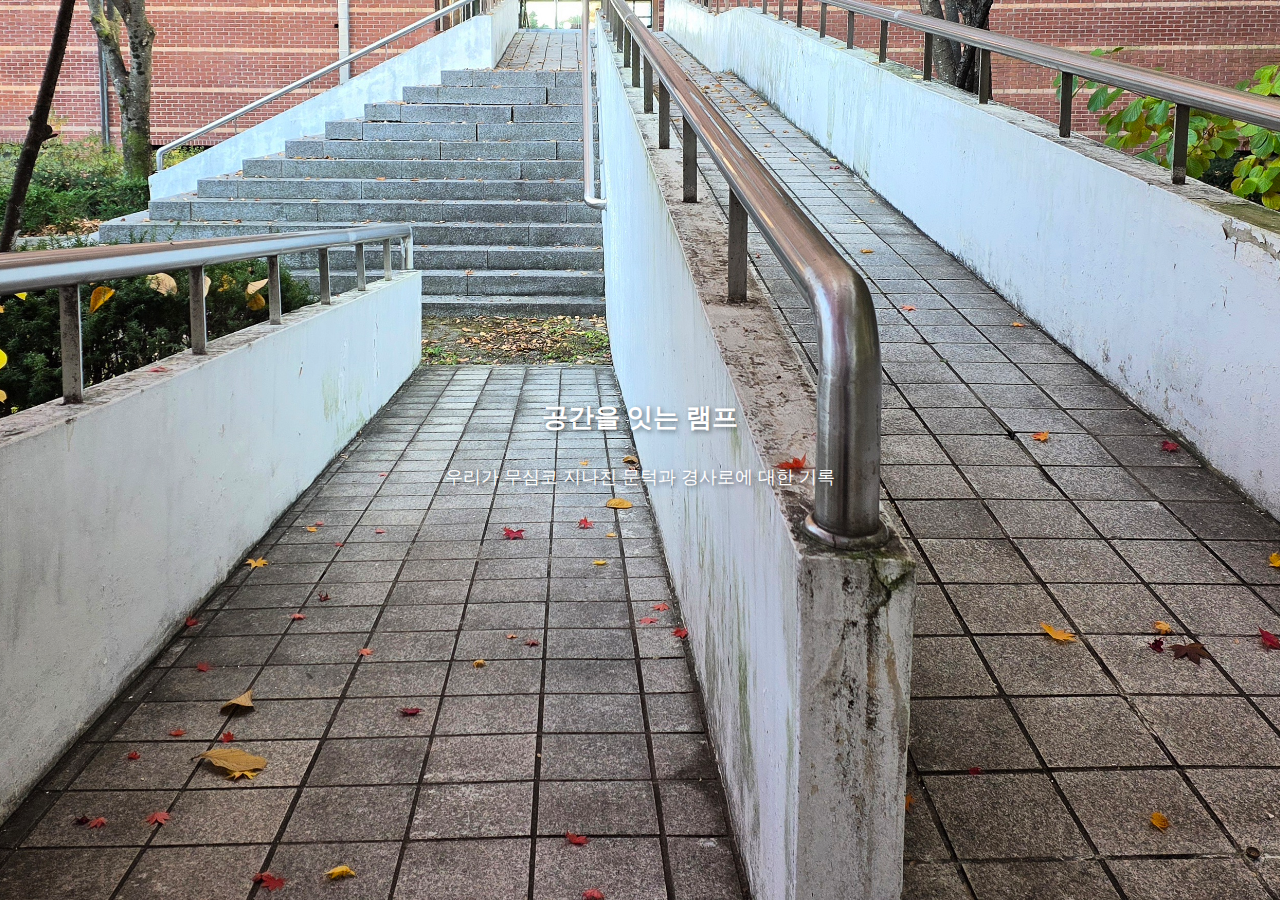
<file: index.html>
<!DOCTYPE html>
<html lang="ko">
    <head>
          <meta charset="UTF-8">
          <meta name="viewport" content="width=device-width, initial-scale=1.0">
          <title>공간을 잇는 램프</title>
          <meta name="description" content="직접 촬영한 램프의 이미지를 바탕으로 장애인 이동권과 램프에 관해 소개하는 웹사이트입니다.">
          <meta name="keywords" content="서울여대 램프, 장애인 이동권, 경사로 제도, 법">
          <link rel="stylesheet" href="style1125.css">
    </head>

    <body>

      <div class="bg-container">
        <img src="images/bgimage_main.jpg" alt="서울여대 바롬기념관 뒤쪽에 있는 경사로를 찍은 사진. 계단과 양쪽에 설치된 완만한 경사의 경사로(램프)위에 낙엽이 떨어져 있다. 경사로의 난간은 은색 금속 재질이며 뒤쪽에는 붉은 벽돌의 건물 출입구가 보인다." class="bgimage"> 
      </div>

      <section class="main-content">

        <h1 class="title">공간을 잇는 램프</h1>
        <a href="rampstart.html" class="sub-link">
            <p>우리가 무심코 지나친 문턱과 경사로에 대한 기록</p>
        </a>

    </section>

    </body>
</html>
</file>
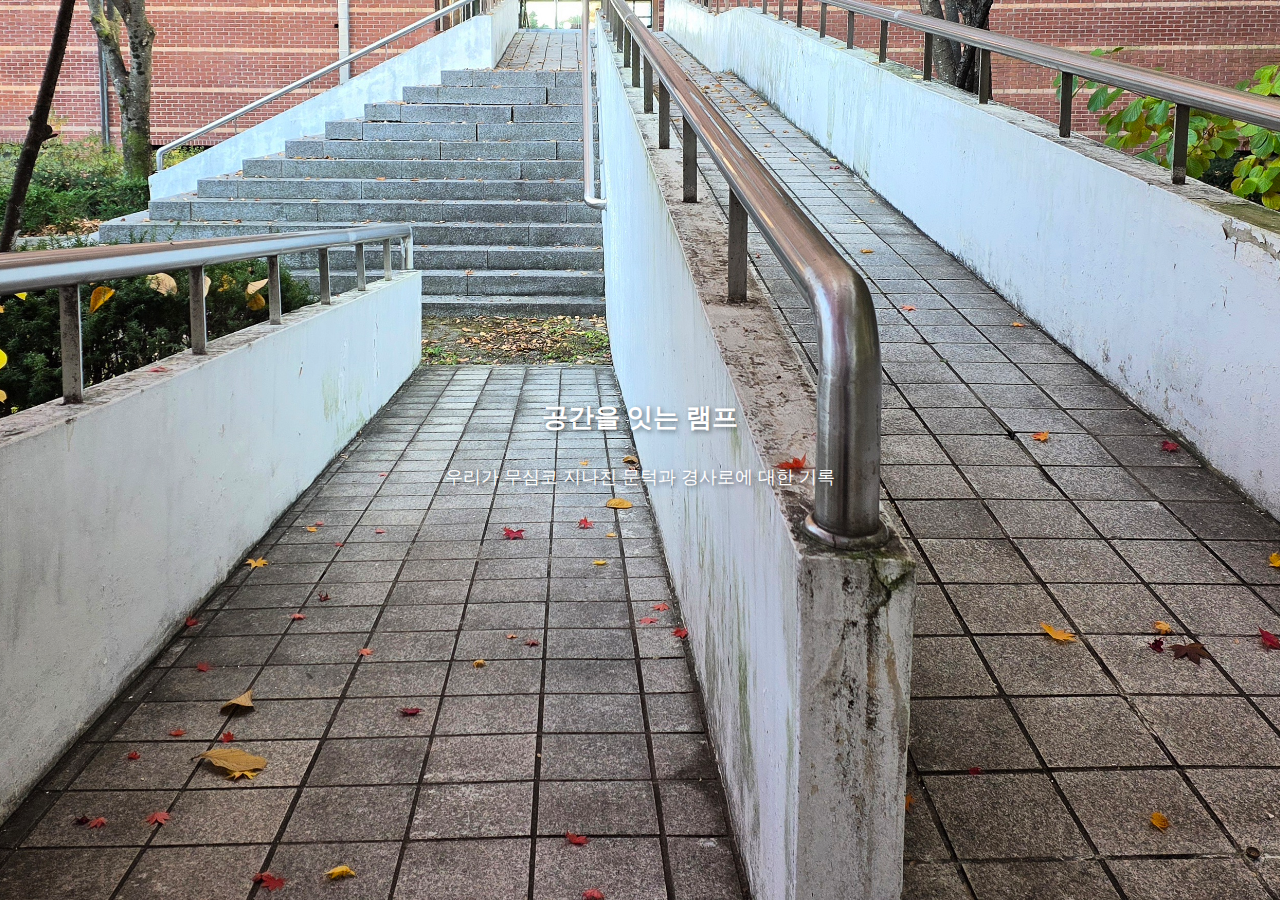
<file: index_1125.html>
<!DOCTYPE html>
<html lang="ko">
    <head>
          <meta charset="UTF-8">
          <meta name="viewport" content="width=device-width, initial-scale=1.0">
          <title>공간을 잇는 램프</title>
          <meta name="description" content="직접 촬영한 램프의 이미지를 바탕으로 장애인 이동권과 램프에 관해 소개하는 웹사이트입니다.">
          <meta name="keywords" content="서울여대 램프, 장애인 이동권, 경사로 제도, 법">
          <link rel="stylesheet" href="style1125.css">
    </head>

    <body>

      <div class="bg-container">
        <img src="images/bgimage_main.jpg" alt="서울여대 바롬기념관 뒤쪽에 있는 경사로를 찍은 사진. 계단과 양쪽에 설치된 완만한 경사의 경사로(램프)위에 낙엽이 떨어져 있다. 경사로의 난간은 은색 금속 재질이며 뒤쪽에는 붉은 벽돌의 건물 출입구가 보인다." class="bgimage"> 
      </div>

      <section class="main-content">

        <h1 class="title">공간을 잇는 램프</h1>
        <a href="rampstart.html" class="sub-link">
            <p>우리가 무심코 지나친 문턱과 경사로에 대한 기록</p>
        </a>

    </section>

    </body>
</html>
</file>
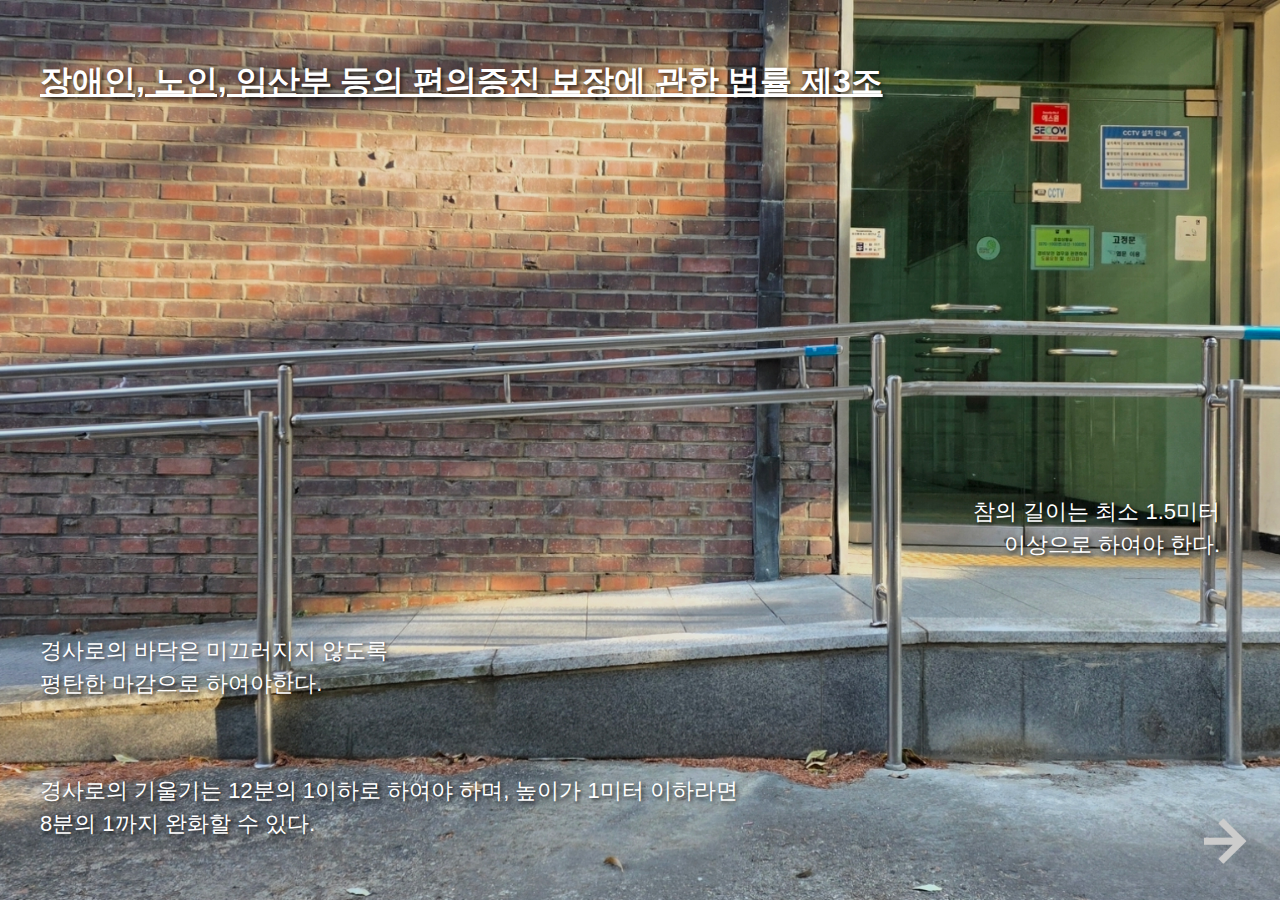
<file: ramplaw.html>
<!DOCTYPE html>
<html lang="ko">
    <head>
          <meta charset="UTF-8">
          <meta name="viewport" content="width=device-width, initial-scale=1.0">
          <title>공간을 잇는 램프</title>
          <meta name="description" content="직접 촬영한 램프의 이미지를 바탕으로 장애인 이동권과 램프에 관해 소개하는 웹사이트입니다.">
          <meta name="keywords" content="서울여대 램프, 장애인 이동권, 경사로 제도, 법">
          <link rel="stylesheet" href="style1125_7.css">
    </head>

    <body>
        <main class="container">
        <img src="images/page6_ramp.jpg" alt="벽돌 건물 입구 앞에 설치된 경사로. 양쪽에 금속 난간이 이어져 있으며 건물의 유리문 출입구로 연결된다." class="bg-image">
        
        <h2 class="title-text law-title">
            <a href="https://www.law.go.kr/%EB%B2%95%EB%A0%B9/%EC%9E%A5%EC%95%A0%EC%9D%B8%E3%86%8D%EB%85%B8%EC%9D%B8%E3%86%8D%EC%9E%84%EC%82%B0%EB%B6%80%EB%93%B1%EC%9D%98%ED%8E%B8%EC%9D%98%EC%A6%9D%EC%A7%84%EB%B3%B4%EC%9E%A5%EC%97%90%EA%B4%80%ED%95%9C%EB%B2%95%EB%A5%A0">장애인, 노인, 임산부 등의 편의증진 보장에 관한 법률 제3조</a>
        </h2>

        <div class="main-text surface">
            경사로의 바닥은 미끄러지지 않도록<br>
            평탄한 마감으로 하여야한다.
        </div>

        <div class="main-text slope">
            경사로의 기울기는 12분의 1이하로 하여야 하며, 높이가 1미터 이하라면<br>
            8분의 1까지 완화할 수 있다.
        </div>

        <div class="main-text length">
            참의 길이는 최소 1.5미터<br>
            이상으로 하여야 한다.
        </div>

        <a href="ramppage5.html" class="next-arrow">
            <img src="images/arrow.png" alt="다음 페이지로 이동">
        </a>
    </main>

    </body>
</html>
</file>
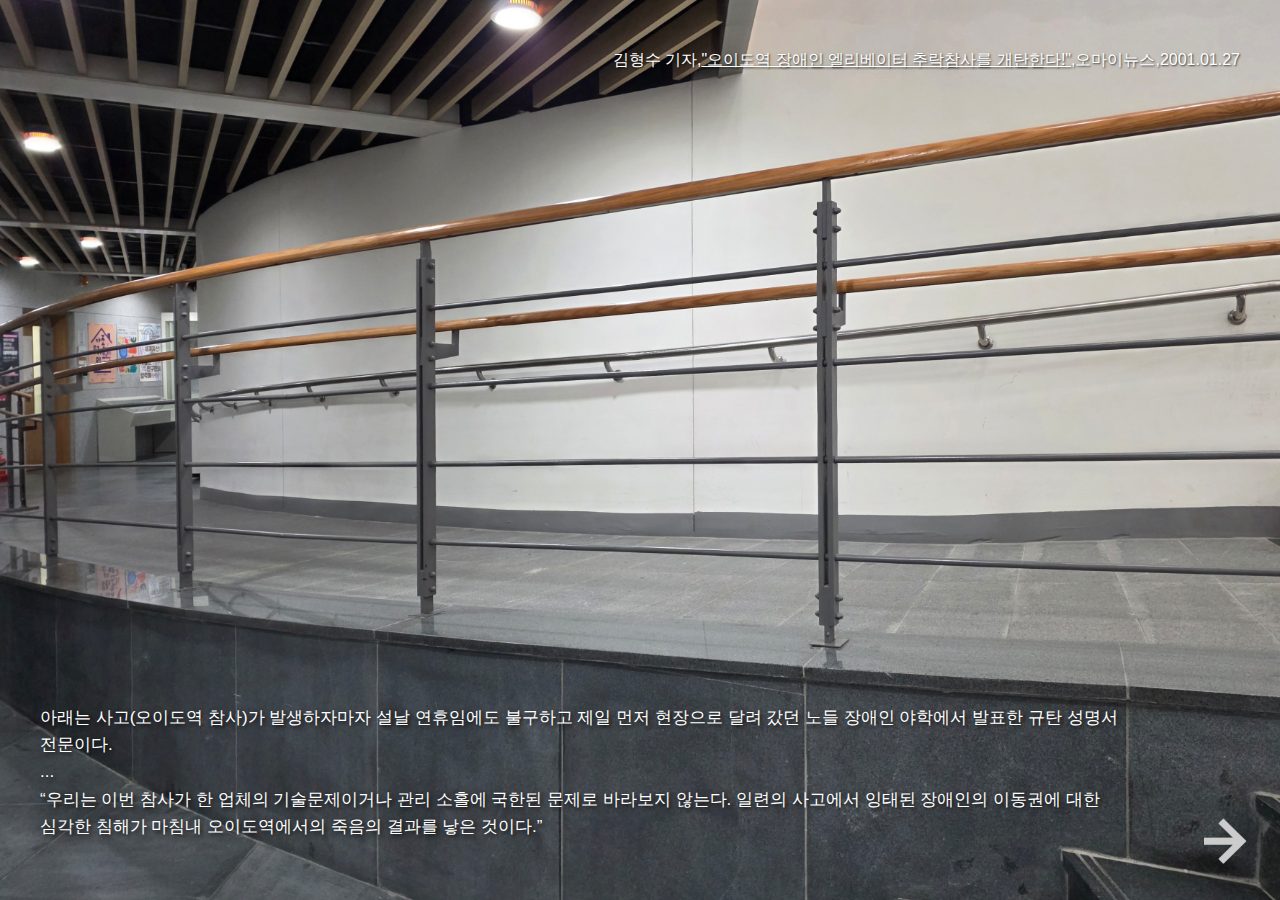
<file: ramppage2.html>
<!DOCTYPE html>
<html lang="ko">
    <head>
          <meta charset="UTF-8">
          <meta name="viewport" content="width=device-width, initial-scale=1.0">
          <title>공간을 잇는 램프</title>
          <meta name="description" content="직접 촬영한 램프의 이미지를 바탕으로 장애인 이동권과 램프에 관해 소개하는 웹사이트입니다.">
          <meta name="keywords" content="서울여대 램프, 장애인 이동권, 경사로 제도, 법">
          <link rel="stylesheet" href="style1125_3.css">
    </head>

    <body>
        <main class="container">
        <img src="images/page2_ramp.jpg" alt="실내 공간에 설치된 경사로로, 회색 바닥과 밝은 색의 나무 손잡이를 얹은 금속 난간으로 이루어져 있다. 경사로는 곡선 형태로 벽을 따라 올라가는 구조이다." class="bg-image">
        

        <div class="source">
            <p>김형수 기자,<a href="https://www.ohmynews.com/NWS_Web/View/at_pg.aspx?CNTN_CD=A0000031129" class="source-link">"오이도역 장애인 엘리베이터 추락참사를 개탄한다!"</a>,오마이뉴스,2001.01.27</p>
        </div>

        <div class="main-sentence">
            <p>아래는 사고(오이도역 참사)가 발생하자마자 설날 연휴임에도 불구하고 제일 먼저 현장으로 달려 갔던 노들 장애인 야학에서 발표한 규탄 성명서 전문이다.<br> 
            ...<br>“우리는 이번 참사가 한 업체의 기술문제이거나 관리 소홀에 국한된 문제로 바라보지 않는다. 
            일련의 사고에서 잉태된 장애인의 이동권에 대한 심각한 침해가 마침내 
            오이도역에서의 죽음의 결과를 낳은 것이다.”
            </p>
        </div>

        <a href="ramppage3.html" class="next-arrow">
            <img src="images/arrow.png" alt="회색의 화살표로 오른쪽을 가리키고 있다.">
        </a>
        </main>
     
      
    </body>
</html>
</file>
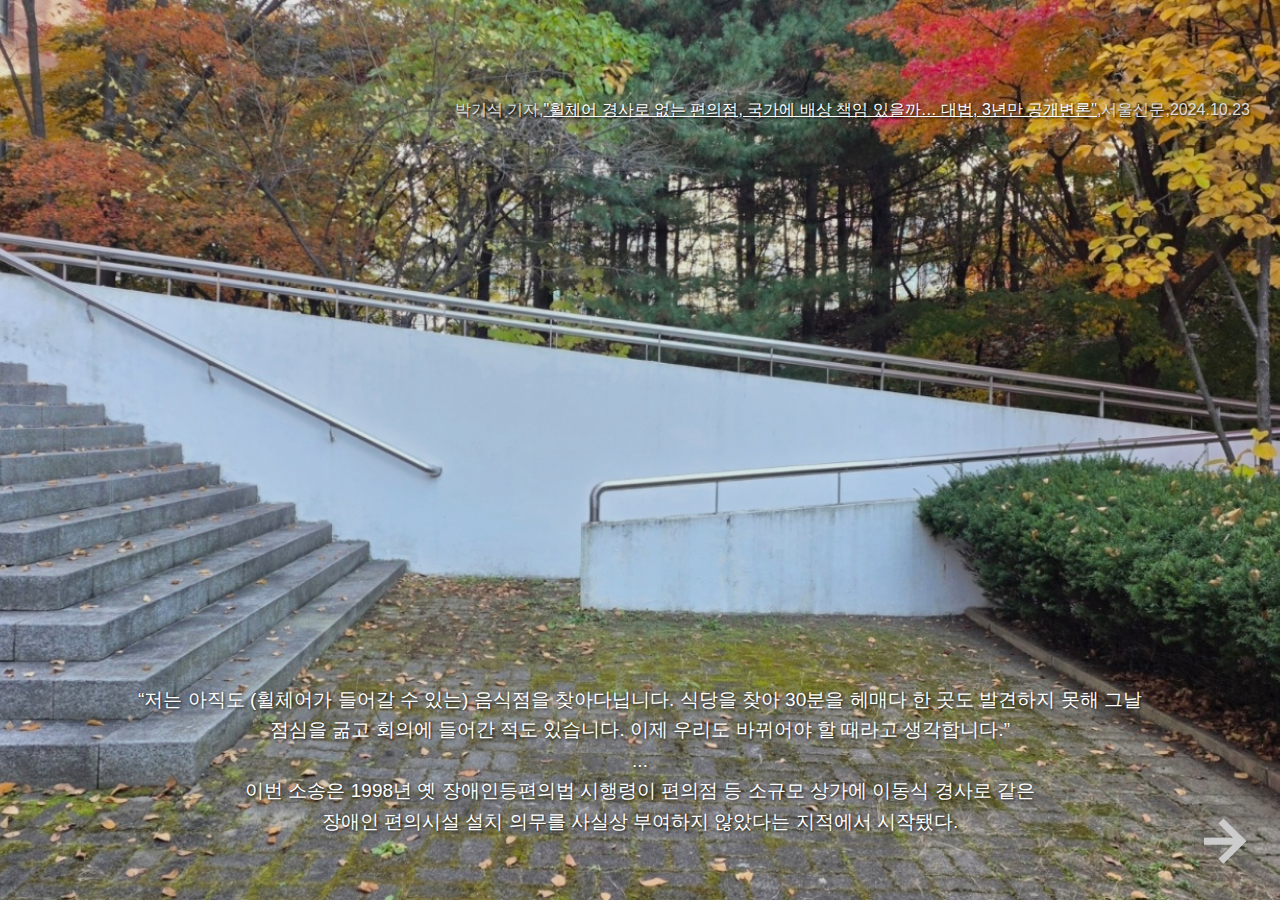
<file: ramppage4.html>
<!DOCTYPE html>
<html lang="ko">
    <head>
          <meta charset="UTF-8">
          <meta name="viewport" content="width=device-width, initial-scale=1.0">
          <title>공간을 잇는 램프</title>
          <meta name="description" content="직접 촬영한 램프의 이미지를 바탕으로 장애인 이동권과 램프에 관해 소개하는 웹사이트입니다.">
          <meta name="keywords" content="서울여대 램프, 장애인 이동권, 경사로 제도, 법">
          <link rel="stylesheet" href="style1125_5.css">
    </head>

    <body>
        <main class="container">
        <img src="images/page4_ramp.jpg" alt="왼쪽에 있는 회색 계단과 오른쪽에 있는 완만한 경사로가 벽돌 길이 흰색 벽을 따라 나란히 있는 야외 경사로의 모습. 경사로를 따라 금속의 난간이 설치되어 있으며 풍경에는 단풍 나무들이 보인다." class="bg-image">
        
        <div class="main-sentence">
            <p>
                “저는 아직도 (휠체어가 들어갈 수 있는) 음식점을 찾아다닙니다. 
                식당을 찾아 30분을 헤매다 한 곳도 발견하지 못해 
                그날 점심을 굶고 회의에 들어간 적도 있습니다. 
                이제 우리도 바뀌어야 할 때라고 생각합니다.”<br>...<br>
                이번 소송은 1998년 옛 장애인등편의법 시행령이 편의점 등 소규모 상가에 이동식 경사로 같은<br> 장애인 편의시설 설치 의무를 사실상 부여하지 않았다는 지적에서 시작됐다.
            </p>
        </div>

        <div class="source-text">
            <p>박기석 기자,<a href="https://www.seoul.co.kr/news/society/law/2024/10/23/20241023500220" class="source-link">"휠체어 경사로 없는 편의점, 국가에 배상 책임 있을까… 대법, 3년만 공개변론"</a>,서울신문,2024.10.23</p>
        </div>

        <a href="ramppage5.html" class="next-arrow">
            <img src="images/arrow.png" alt="회색의 화살표로 오른쪽을 가리키고 있다.">
        </a>
    </main>
      
    </body>
</html>
</file>
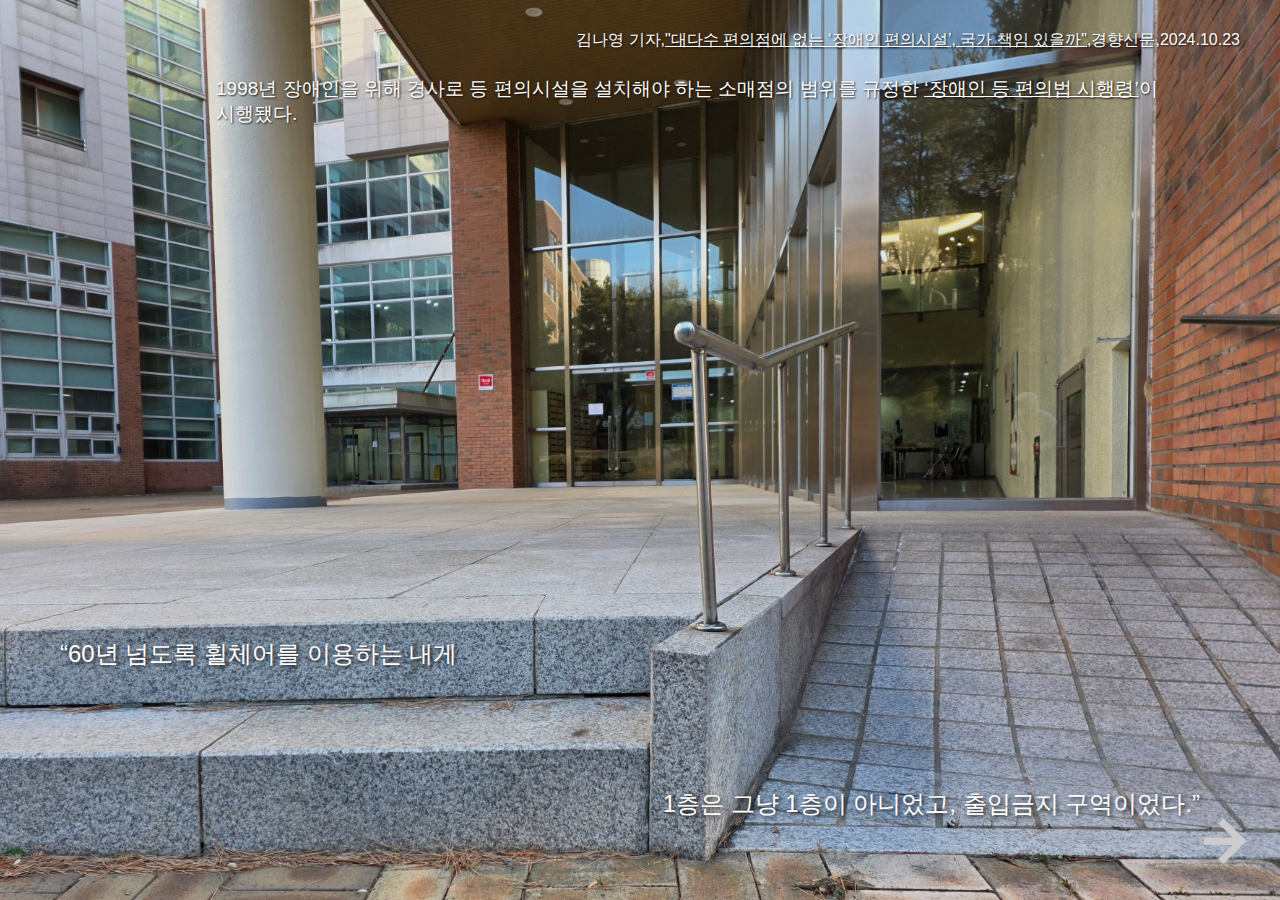
<file: ramppage5.html>
<!DOCTYPE html>
<html lang="ko">
    <head>
          <meta charset="UTF-8">
          <meta name="viewport" content="width=device-width, initial-scale=1.0">
          <title>공간을 잇는 램프</title>
          <meta name="description" content="직접 촬영한 램프의 이미지를 바탕으로 장애인 이동권과 램프에 관해 소개하는 웹사이트입니다.">
          <meta name="keywords" content="서울여대 램프, 장애인 이동권, 경사로 제도, 법">
          <link rel="stylesheet" href="style1125_6.css">
    </head>

    <body>
        <main class="container">
        <img src="images/page5_ramp.jpg" alt="흰색 기둥과 유리 외벽으로 이루어진 건물 입구가 보이며, 계단 옆으로 회색 타일 바닥과 금속 난간이 설치된 휠체어 경사로가 나란히 놓여 있다." class="bg-image">
        
        <div class="main-text">
            <p>1998년 장애인을 위해 경사로 등 편의시설을 설치해야 하는 소매점의 범위를 규정한 <a href="ramplaw.html">‘장애인 등 편의법 시행령’</a>이 시행됐다.
            <p>
        </div>

        <div class="source-text">
            <p>김나영 기자,<a href="https://www.khan.co.kr/article/202410231819001?utm_source=chatgpt.com#ENT">"대다수 편의점에 없는 ‘장애인 편의시설’, 국가 책임 있을까"</a>,경향신문,2024.10.23</p>
        </div>

        <div class="bottom-left">
            <p>“60년 넘도록 휠체어를 이용하는 내게</p>
        </div>

        <div class="bottom-right">
            <p>1층은 그냥 1층이 아니었고, 출입금지 구역이었다.”</p>
        </div>

        <a href="ramppage6.html" class="next-arrow">
            <img src="images/arrow.png" alt="회색의 화살표로 오른쪽을 가리키고 있다.">
        </a>
    </main>
      
    </body>

</html>
</file>
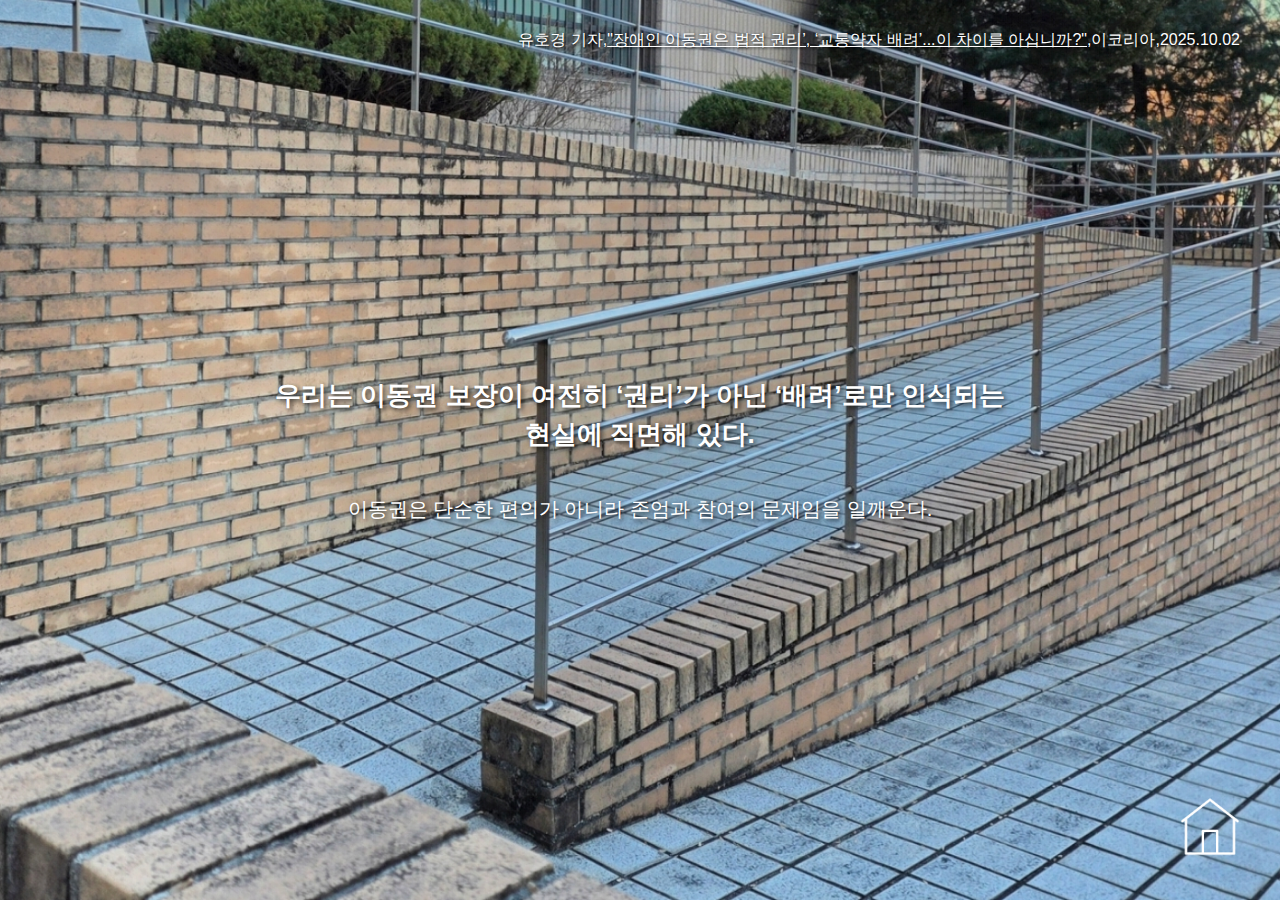
<file: ramppage6.html>
<!DOCTYPE html>
<html lang="ko">
    <head>
          <meta charset="UTF-8">
          <meta name="viewport" content="width=device-width, initial-scale=1.0">
          <title>공간을 잇는 램프</title>
          <meta name="description" content="직접 촬영한 램프의 이미지를 바탕으로 장애인 이동권과 램프에 관해 소개하는 웹사이트입니다.">
          <meta name="keywords" content="서울여대 램프, 장애인 이동권, 경사로 제도, 법">
          <link rel="stylesheet" href="style1125_8.css">
    </head>

    <body>
        <main class="container">
        <img src="images/page7_ramp.jpg" alt="붉은색 벽돌로 이루어진 벽체로 구성된 경사로. 바닥은 회색 타일로 이루어져 있으며 금속 난간이 경사로를 따라 설치되어 있다." class="bg-image">

        <div class="source-text">
            <p>유호경 기자,<a href="https://www.ekoreanews.co.kr/news/articleView.html?idxno=82475" class="source-link">"장애인 이동권은 법적 권리’, ‘교통약자 배려’...이 차이를 아십니까?"</a>,이코리아,2025.10.02</p>
        </div>

        <div class="center-content">
            <p class="main-sentence">
                우리는 이동권 보장이 여전히 ‘권리’가 아닌
                ‘배려’로만 인식되는 현실에 직면해 있다.
            </p>
            <p class="sub-sentence">
                이동권은 단순한 편의가 아니라 존엄과
                참여의 문제임을 일깨운다.
            </p>
        </div>

        <a href="index.html" class="home-icon">
            <img src="images/home.png" alt="집 모양의 아이콘. 누르면 메인 페이지로 이동한다.">
        </a>
    </main>
      
    </body>

</html>
</file>
<file: style1125.css>
* {
	margin: 0;
    padding: 0;
    box-sizing: border-box;
}

html, body {
    width: 100%;
    height: 100%;
    overflow: hidden;
    font-family: 'Malgun Gothic', sans-serif;
}

.bg-container {
	position: absolute;
	top: 0;
    left: 0;
    width: 100%;
    height: 100%;
    z-index: -1;
}

.bgimage {
	width: 100%;
    height: 100%;
    object-fit: cover;

}

.main-content {
    position: absolute;
    top: 0;
    left: 0;
    width: 100%;
    height: 100%;
    display: flex;
    flex-direction: column; 
    justify-content: center; 
    align-items: center; 
}

.title {
    font-size: 26px; 
    font-weight: bold;
    color: white;
    margin-bottom: 20px; 
    text-align: center; 
    line-height: 1.3;
    text-shadow: 2px 2px 5px rgba(0,0,0,0.5); 
}

.sub-link {
    text-decoration: none; 
    color: white;
    display: inline-block;
}

.sub-link p {
    font-size: 18px;
    font-weight: normal; 
    padding: 10px 20px; 
    border-radius: 5px;  
    text-shadow: 2px 2px 4px rgba(0,0,0,0.5); 
}

.sub-link:hover p { 
    font-weight: bold; 
}

@media screen and (max-width: 700px) {
    .title {
        font-size: 36px;
    }
    .sub-link p{
        font-size: 15px;
    }

}
</file>
<file: style1125_7.css>
* {
    margin: 0;
    padding: 0;
    box-sizing: border-box;
    word-break: keep-all; 
}

body {
    color: white;
    background-color: black;
    font-family: 'Malgun Gothic', sans-serif;
}

.container {
    position: relative;
    width: 100%;
    height: 100vh; 
    overflow: hidden;
}

.bg-image {
    position: absolute;
    top: 0;
    left: 0;
    width: 100%;
    height: 100%;
    object-fit: cover; 
    filter: brightness(0.9); 
}

a {
    color: white;
}

.title-text, .main-text {
    position: absolute;
    text-shadow: 2px 2px 4px rgba(0,0,0,0.8); 
}


.title-text {
    top: 60px;
    left: 40px;
    font-size: 32px; 
    font-weight: 700;
}

.law-title {
    padding-bottom: 10px;
    width: fit-content; 
}


.main-text {
    font-size: 22px; 
    font-weight: 500;
    line-height: 1.5;
}

.surface {
    bottom: 200px; 
    left: 40px;
}


.slope {
    bottom: 60px;
    left: 40px;
    width: 85%; 
}

.length {
    top: 55%; 
    right: 60px; 
    text-align: right;
}

.next-arrow {
    position: absolute;
    bottom: 30px;
    right: 30px;
    width: 50px;
    display: block;
    z-index: 10;
}

.next-arrow img {
    width: 100%;
    filter: invert(1); 
}


@media screen and (max-width: 700px) {
    .bg-image {
        filter: brightness(0.8);
        content: url('images/lawpage_rampmobile.jpg'); 
    }

    .title-text {
        font-size: 20px;
        top: 30px;
        left: 20px;
    }
    
    .main-text {
        font-size: 16px; 
    }

    .surface {
        bottom: 45%;
        left: 50px;
    }

    .slope {
        bottom: 40px;
        left: 20px;
        width: 90%;
    }

    .length {
        top: 30%;
        left: 20px;
    }
}
</file>
<file: style1125_3.css>
* {
    margin: 0;
    padding: 0;
    box-sizing: border-box;
    word-break: keep-all; /
}

body {
    color: white;
    font-family: 'Malgun Gothic', sans-serif; 
}

.container {
    position: relative;
    width: 100%;
    height: 100vh;
    overflow: hidden;
    background-color: black; 
}

.bg-image {
    width: 100%;
    height: 100%;
    object-fit: cover;
}


.source {
    position: absolute;
    top: 50px;
    right: 40px;
    text-align: right;
    font-size: 16px;
    font-weight: 300;
    text-shadow: 1px 1px 2px rgba(0,0,0,0.7);
}

a {
    color: white;
}


.main-sentence {
    position: absolute;
    bottom: 60px; 
    left: 40px;
    width: 85%; 
    font-size: 17px;
    line-height: 1.6;
    text-shadow: 2px 2px 4px rgba(0,0,0,0.8);
}



.next-arrow {
    position: absolute;
    bottom: 30px;
    right: 30px;
    width: 50px;
    display: block;
}

.next-arrow img {
    width: 100%;
    filter: invert(1); 
}


@media screen and (max-width: 700px) {
    .bg-image {
        filter: brightness(0.8);
        content: url('images/page2_rampmobile.jpg'); 
    }
    .title {
        font-size: 22px;
        top: 30px;
        left: 20px;
    }
    .source {
        font-size: 12px;
        top: 30px;
        right: 20px;
    }
    .main-sentence {
        font-size: 16px;
        bottom: 70px;
        left: 20px;
        width: 90%;
    }
}
</file>
<file: style1125_5.css>
* {
    margin: 0;
    padding: 0;
    box-sizing: border-box;
    word-break: keep-all; 
}

body {
    color: white;
    background-color: black;
    font-family: 'Malgun Gothic', sans-serif;
}

.container {
    position: relative;
    width: 100%;
    height: 100vh;
    overflow: hidden;
}

.bg-image {
    width: 100%;
    height: 100%;
    object-fit: cover;
    filter: brightness(0.9); 
}

.source-text {
    position: absolute;
    top: 100px; 
    right: 30px;
    text-align: right;
    font-size: 16px;
    font-weight: 300;
    color: #ddd; 
    text-shadow: 1px 1px 2px rgba(0, 0, 0, 0.8);
}

a {
    color: white;
}

.main-sentence {
    position: absolute;
    bottom: 7%; 
    left: 50%;
    transform: translateX(-50%); 
    width: 80%; 
    text-align: center;
    font-size: 19px;
    line-height: 1.6;
    font-weight: 400;
    text-shadow: 1px 1px 3px rgba(0,0,0,0.8);
}


.next-arrow {
    position: absolute;
    bottom: 30px;
    right: 30px;
    width: 50px;
    display: block;
    z-index: 10;
}

.next-arrow img {
    width: 100%;
    filter: invert(1);
}

@media screen and (max-width: 700px) {
    .bg-image {
        filter: brightness(0.8);
        content: url('images/page4_rampmobile.jpg'); 
    }

    .title-text {
        font-size: 26px;
        top: 25%;
    }
    .main-sentence {
        width: 90%;
        font-size: 14px;
        bottom: 15%;
        text-shadow: 1px 1px 5px rgba(0,0,0,0.6);
    }

    .source-text {
        top: 80px; 
        font-size: 12px;

}
</file>
<file: style1125_6.css>
* {
    margin: 0;
    padding: 0;
    box-sizing: border-box;
    word-break: keep-all;
}

body {
    color: white;
    background-color: black;
    font-family: 'Malgun Gothic', sans-serif;
}

.container {
    position: relative;
    width: 100%;
    height: 100vh;
    overflow: hidden;
}

.bg-image {
    position: absolute;
    top: 0;
    left: 0;
    width: 100%;
    height: 100%;
    object-fit: cover;
    filter: brightness(0.9); 
}

.main-text {
    position: absolute;
    top: 77px;
    right: 40px;
    font-size: 19px;
    font-weight: 700;
    line-height: 1.3;
    text-shadow: 1px 1px 2px rgba(0,0,0,0.8); 
    font-weight: 500;
    width: 80%;
}

.source-text {
    position: absolute;
    top: 30px;
    right: 40px;
    font-size: 16px;
    text-align: right;
    text-shadow: 1px 1px 2px rgba(0,0,0,0.8);
}

a {
    color: white;
}


.bottom-left {
    position: absolute;
    bottom: 230px; 
    left: 60px;
    font-size: 24px;
    font-weight: 500;
    text-shadow: 2px 2px 4px rgba(0,0,0,0.8);
}

.bottom-right {
    position: absolute;
    bottom: 80px; 
    right: 80px;
    text-align: right;
    font-size: 24px;
    font-weight: 500;
    text-shadow: 2px 2px 4px rgba(0,0,0,0.8);
}

.next-arrow {
    position: absolute;
    bottom: 30px;
    right: 30px;
    width: 50px;
    display: block;
    z-index: 10;
}

.next-arrow img {
    width: 100%;
    filter: invert(1);
}

@media screen and (max-width: 700px) {
    .main-text {
        font-size: 15px;
        top: 77px;
        left: 20px;
        width: 80%;
    }
    
    .bottom-left {
        font-size: 18px;
        bottom: 160px;
        left: 20px;
        width: 80%;
    }
    .bottom-right {
        font-size: 18px;
        bottom: 80px;
        right: 20px;
        width: 80%;
    }
    .source-text {
        font-size: 12px;
    }
}
</file>
<file: style1125_8.css>
* {
    margin: 0;
    padding: 0;
    box-sizing: border-box;
    word-break: keep-all; 
}

body {
    background-color: black;
    color: white;
    font-family: 'Malgun Gothic', sans-serif; 
}

a {
    color: white;
}

.container {
    position: relative;
    width: 100%;
    height: 100vh; 
    overflow: hidden;
}

.bg-image {
    position: absolute;
    top: 0;
    left: 0;
    width: 100%;
    height: 100%;
    object-fit: cover; 
    filter: brightness(0.9); 
}

.source-text {
    position: absolute;
    top: 30px;
    right: 40px;
    font-size: 16px;

    text-shadow: 1px 1px 3px rgba(0,0,0,0.8); 
}

.center-content {
    position: absolute;
    top: 50%;
    left: 50%;
    transform: translate(-50%, -50%); 
    text-align: center; 
    width: 90%; 
    max-width: 800px; 
    text-shadow: 2px 2px 5px rgba(0,0,0,0.8);
}

.main-sentence {
    font-size: 26px; 
    font-weight: 700;
    line-height: 1.5;
    margin-bottom: 40px; 
}

.sub-sentence {
    font-size: 20px; 
    font-weight: 500;
    line-height: 1.5;
}

.home-icon {
    position: absolute;
    bottom: 40px;
    right: 40px;
    width: 60px; 
    height: auto;
    z-index: 10;
}

.home-icon img {
    width: 100%;
    filter: invert(1); 
    drop-shadow: 2px 2px 3px rgba(0,0,0,0.5);
}

@media screen and (max-width: 700px) {
    .source-text {
        font-size: 14px;
    }

    .main-sentence {
        font-size: 20px; 
        margin-bottom: 30px;
    }

    .sub-sentence {
        font-size: 16px;
    }

    .home-icon {
        width: 40px;
        bottom: 20px;
        right: 20px;
    }
}
</file>
